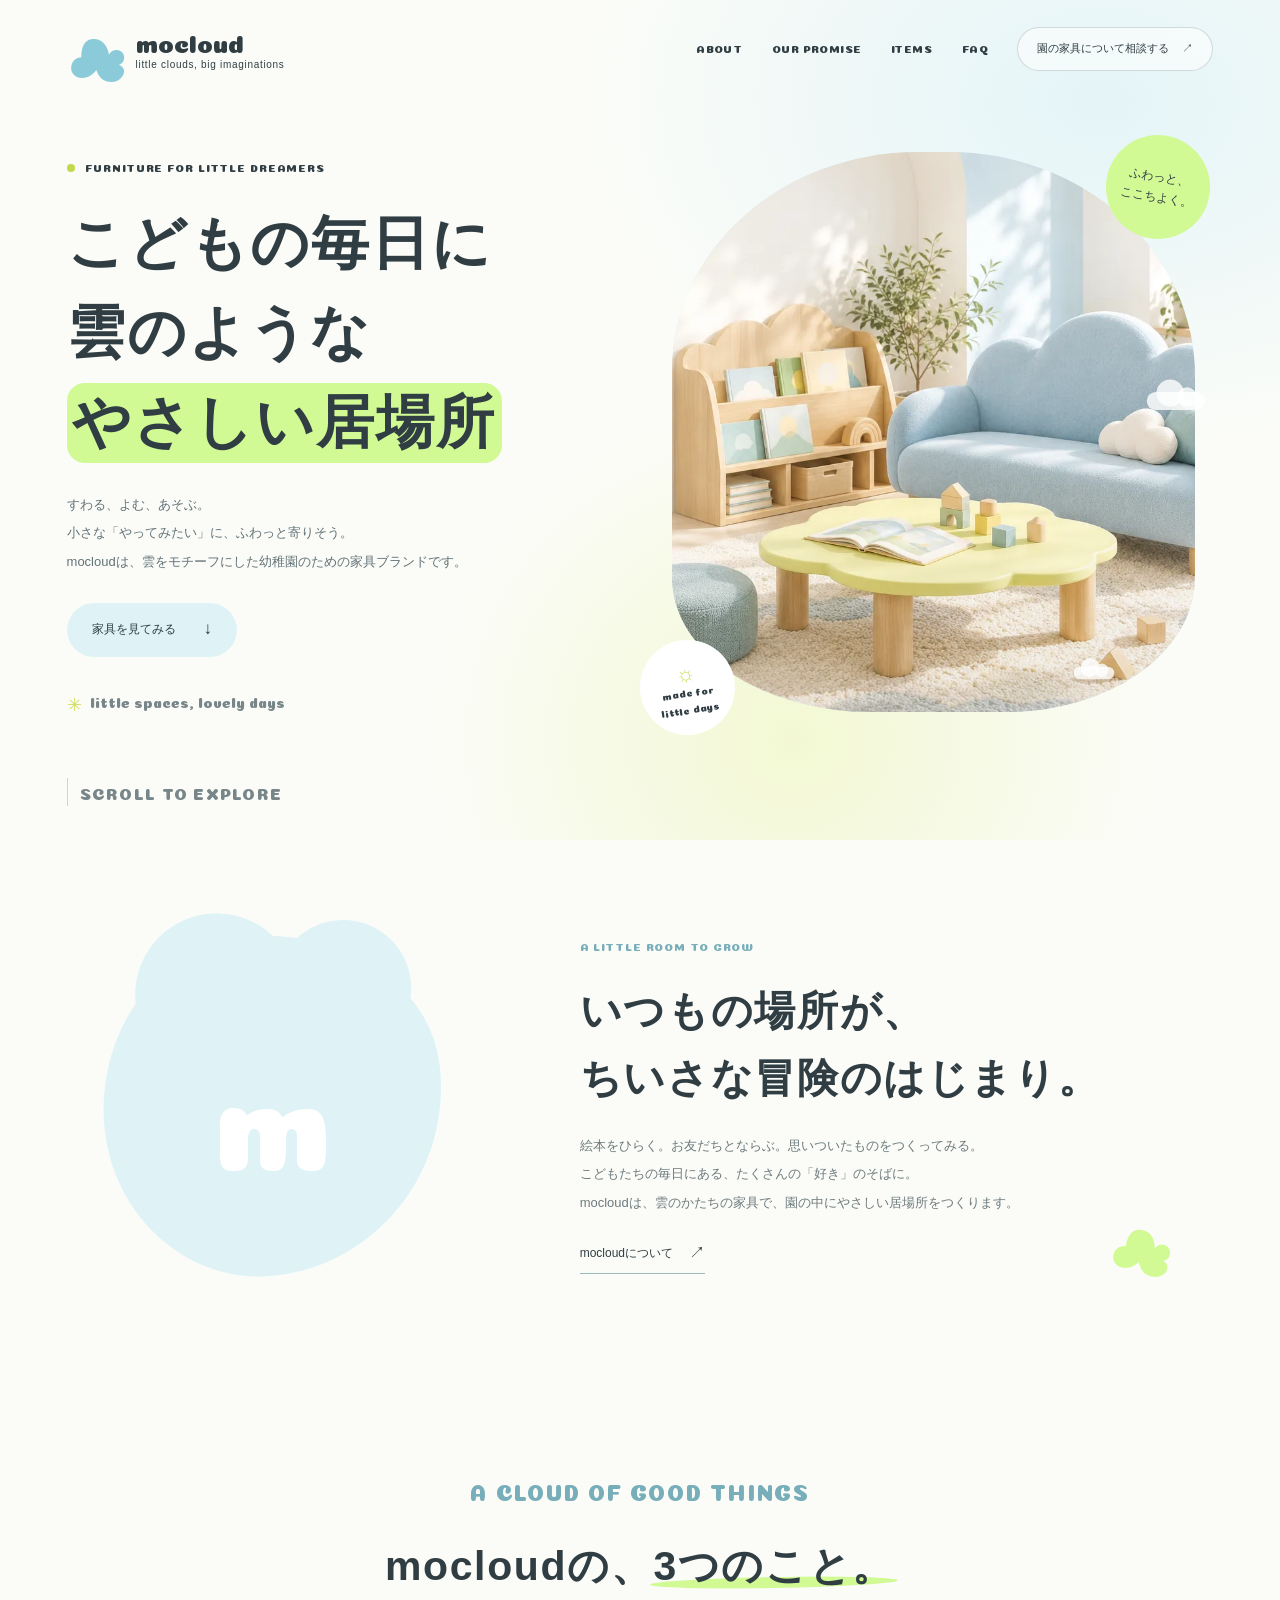
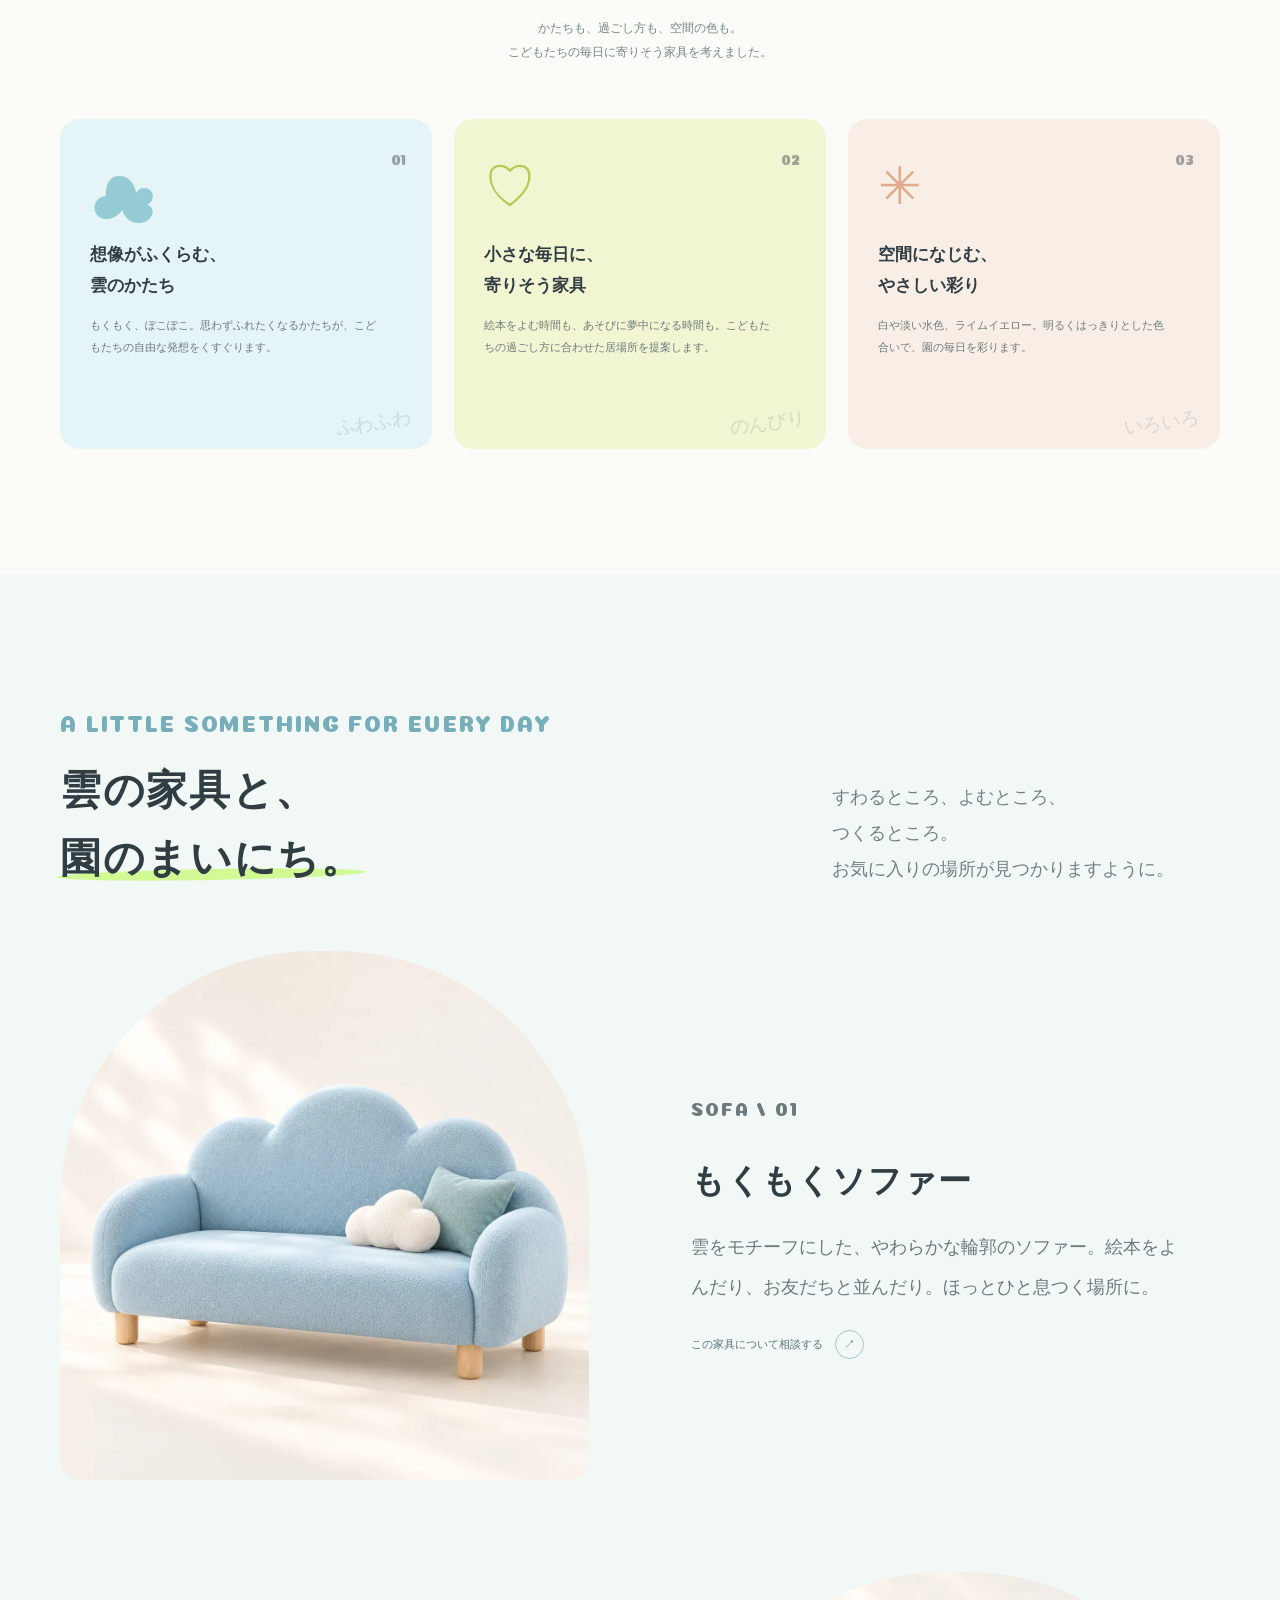
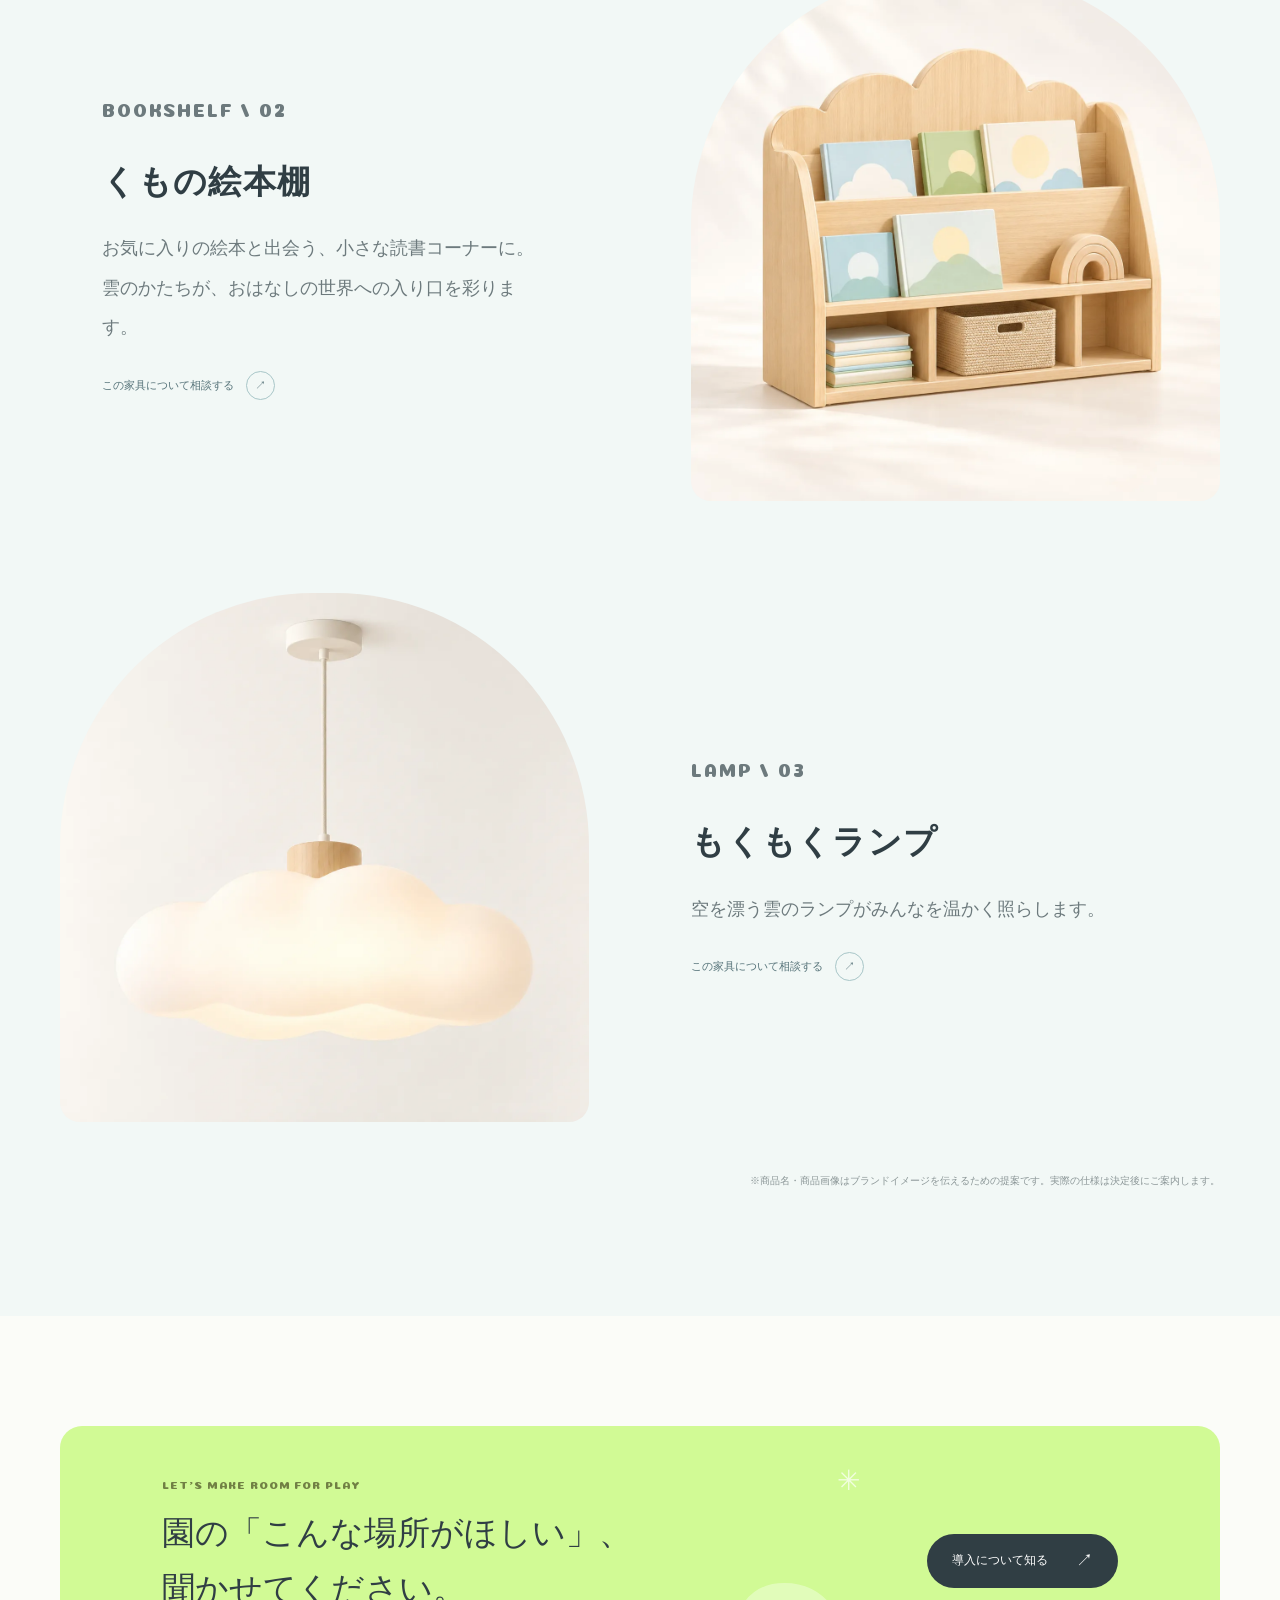
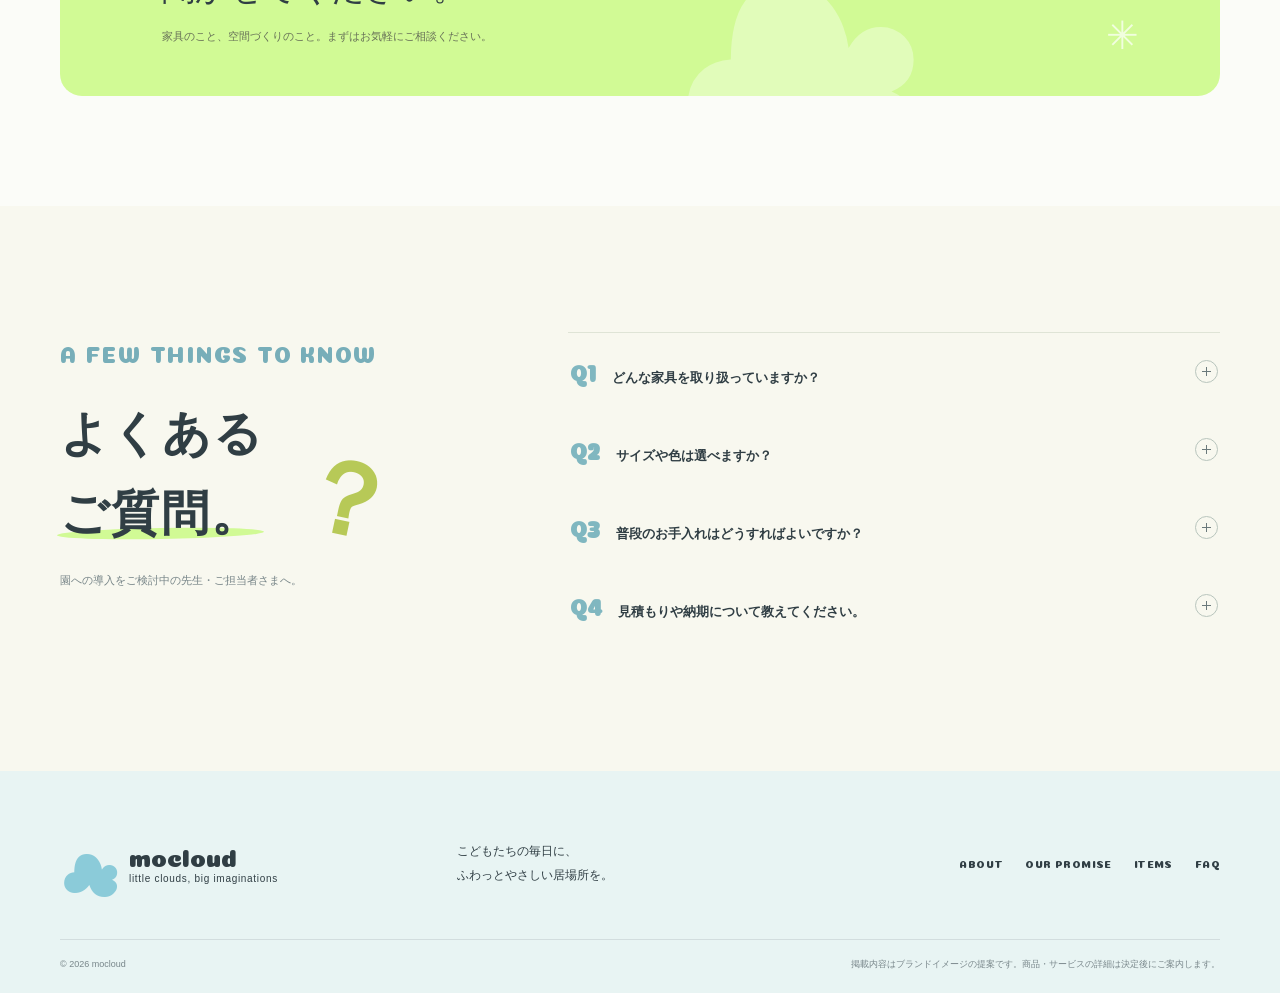
<file: lp-02/index.html>
<!DOCTYPE html>
<html lang="ja">

<head>
    <meta charset="UTF-8">
    <meta name="viewport" content="width=device-width, initial-scale=1.0">
    <meta name="description" content="こどもの毎日に、雲のようなやさしい居場所を。mocloudは、雲をモチーフにした幼稚園のための家具ブランドです。">
    <meta name="theme-color" content="#fbfcf8">
    <title>mocloud — こどもたちに、雲の居場所を。</title>
    <link rel="preconnect" href="https://fonts.googleapis.com">
    <link rel="preconnect" href="https://fonts.gstatic.com" crossorigin>
    <link rel="preconnect" href="https://cdnjs.cloudflare.com">
    <link href="https://fonts.googleapis.com/css2?family=Coiny&family=Kosugi+Maru&display=swap" rel="stylesheet">
    <link rel="stylesheet" href="css/style.css">
    <script src="https://cdnjs.cloudflare.com/ajax/libs/gsap/3.13.0/gsap.min.js" defer></script>
    <script src="js/script.js" defer></script>

     <!-- favicon -->
    <link rel="icon" href="favicon.png">
</head>

<body>
    <header class="site-header">
        <a class="wordmark" href="#top" aria-label="mocloud トップ">
            <span class="wordmark-cloud" aria-hidden="true">☁</span>
            <span>mocloud<small>little clouds, big imaginations</small></span>
        </a>
        <button class="menu-toggle" type="button" aria-label="メニューを開く" aria-expanded="false"
            aria-controls="site-navigation">
            <span></span><span></span>
        </button>
        <nav class="site-nav" id="site-navigation" aria-label="メインナビゲーション">
            <a href="#about">ABOUT</a>
            <a href="#features">OUR PROMISE</a>
            <a href="#items">ITEMS</a>
            <a href="#faq">FAQ</a>
            <a class="nav-cta" href="#contact">園の家具について相談する <span aria-hidden="true">↗</span></a>
        </nav>
    </header>

    <main id="top">
        <section class="hero" aria-labelledby="hero-title">
            <div class="hero-copy">
                <p class="eyebrow"><span class="eyebrow-dot"></span> FURNITURE FOR LITTLE DREAMERS</p>
                <h1 id="hero-title">こどもの毎日に<br>雲のような<br><span>やさしい居場所</span><br></h1>
                <p class="hero-description">すわる、よむ、あそぶ。<br>小さな「やってみたい」に、ふわっと寄りそう。<br>mocloudは、雲をモチーフにした幼稚園のための家具ブランドです。
                </p>
                <a class="button button-primary" href="#items">家具を見てみる <span aria-hidden="true">↓</span></a>
                <p class="hero-note"><span class="note-sparkle" aria-hidden="true">✳</span> little spaces, lovely days
                </p>
            </div>
            <div class="hero-visual">
                <div class="hero-photo">
                    <img src="./img/img_herovisual.webp" alt="絵本や色鉛筆、おもちゃが並ぶこどもたちの学びのスペース" fetchpriority="high">
                </div>
                <div class="hero-sticker sticker-top"><span>ふわっと、<br>ここちよく。</span></div>
                <div class="hero-sticker sticker-bottom"><span class="sticker-sun" aria-hidden="true">☼</span> made
                    for<br>little days</div>
                <span class="hero-cloud cloud-one" aria-hidden="true"></span>
                <span class="hero-cloud cloud-two" aria-hidden="true"></span>
            </div>
            <a class="scroll-cue" href="#about"><span></span> SCROLL TO EXPLORE</a>
        </section>

        <section class="intro section-shell" id="about" aria-labelledby="about-title">
            <div class="intro-cloud" aria-hidden="true"><span>m</span></div>
            <div class="intro-copy">
                <p class="eyebrow">A LITTLE ROOM TO GROW</p>
                <h2 id="about-title">いつもの場所が、<br>ちいさな冒険のはじまり。</h2>
                <p>絵本をひらく。お友だちとならぶ。思いついたものをつくってみる。<br>こどもたちの毎日にある、たくさんの「好き」のそばに。<br>mocloudは、雲のかたちの家具で、園の中にやさしい居場所をつくります。
                </p>
                <a class="text-link" href="#features">mocloudについて <span aria-hidden="true">↗</span></a>
            </div>
            <span class="section-doodle" aria-hidden="true">☁</span>
        </section>

        <section class="features section-shell section-space" id="features" aria-labelledby="features-title">
            <div class="section-heading">
                <p class="eyebrow">A CLOUD OF GOOD THINGS</p>
                <h2 id="features-title">mocloudの、<span>3つのこと。</span></h2>
                <p class="section-lead">かたちも、過ごし方も、空間の色も。<br>こどもたちの毎日に寄りそう家具を考えました。</p>
            </div>
            <div class="feature-grid">
                <article class="feature-card feature-blue">
                    <span class="feature-number">01</span>
                    <div class="feature-icon cloud-icon" aria-hidden="true">☁</div>
                    <h3>想像がふくらむ、<br>雲のかたち</h3>
                    <p>もくもく、ぽこぽこ。思わずふれたくなるかたちが、こどもたちの自由な発想をくすぐります。</p>
                    <span class="feature-scribble" aria-hidden="true">ふわふわ</span>
                </article>
                <article class="feature-card feature-yellow">
                    <span class="feature-number">02</span>
                    <div class="feature-icon" aria-hidden="true">♡</div>
                    <h3>小さな毎日に、<br>寄りそう家具</h3>
                    <p>絵本をよむ時間も、あそびに夢中になる時間も。こどもたちの過ごし方に合わせた居場所を提案します。</p>
                    <span class="feature-scribble" aria-hidden="true">のんびり</span>
                </article>
                <article class="feature-card feature-pink">
                    <span class="feature-number">03</span>
                    <div class="feature-icon" aria-hidden="true">✳</div>
                    <h3>空間になじむ、<br>やさしい彩り</h3>
                    <p>白や淡い水色、ライムイエロー。明るくはっきりとした色合いで、園の毎日を彩ります。</p>
                    <span class="feature-scribble" aria-hidden="true">いろいろ</span>
                </article>
            </div>
        </section>

        <section class="items section-space" id="items" aria-labelledby="items-title">
            <div class="section-shell">
                <div class="items-heading">
                    <div class="section-heading">
                        <p class="eyebrow">A LITTLE SOMETHING FOR EVERY DAY</p>
                        <h2 id="items-title">雲の家具と、<br><span>園のまいにち。</span></h2>
                    </div>
                    <p class="items-intro">すわるところ、よむところ、<br>つくるところ。<br>お気に入りの場所が見つかりますように。</p>
                </div>
                <div class="product-list" id="product-list" aria-live="polite"></div>
                <p class="product-note">※商品名・商品画像はブランドイメージを伝えるための提案です。実際の仕様は決定後にご案内します。</p>
            </div>
        </section>

        <section class="contact-banner section-shell" id="contact" aria-labelledby="contact-title">
            <div class="contact-cloud" aria-hidden="true">☁</div>
            <div class="contact-copy">
                <p class="eyebrow">LET'S MAKE ROOM FOR PLAY</p>
                <h2 id="contact-title">園の「こんな場所がほしい」、<br>聞かせてください。</h2>
                <p>家具のこと、空間づくりのこと。まずはお気軽にご相談ください。</p>
            </div>
            <a class="button button-dark" href="#faq">導入について知る <span aria-hidden="true">↗</span></a>
            <span class="contact-star star-one" aria-hidden="true">✳</span>
            <span class="contact-star star-two" aria-hidden="true">✳</span>
        </section>

        <section class="faq section-space" id="faq" aria-labelledby="faq-title">
            <div class="section-shell faq-layout">
                <div class="faq-heading">
                    <p class="eyebrow">A FEW THINGS TO KNOW</p>
                    <h2 id="faq-title">よくある<br><span>ご質問。</span></h2>
                    <p>園への導入をご検討中の先生・ご担当者さまへ。</p>
                    <span class="faq-doodle" aria-hidden="true">？</span>
                </div>
                <div class="faq-list" id="faq-list"></div>
            </div>
        </section>
    </main>

    <footer class="site-footer">
        <div class="section-shell footer-main">
            <a class="wordmark footer-wordmark" href="#top" aria-label="mocloud トップ">
                <span class="wordmark-cloud" aria-hidden="true">☁</span>
                <span>mocloud<small>little clouds, big imaginations</small></span>
            </a>
            <p class="footer-tagline">こどもたちの毎日に、<br>ふわっとやさしい居場所を。</p>
            <nav class="footer-nav" aria-label="フッターナビゲーション">
                <a href="#about">ABOUT</a><a href="#features">OUR PROMISE</a>
                <a href="#items">ITEMS</a><a href="#faq">FAQ</a>
            </nav>
        </div>
        <div class="section-shell footer-bottom">
            <p>© 2026 mocloud</p>
            <p>掲載内容はブランドイメージの提案です。商品・サービスの詳細は決定後にご案内します。</p>
        </div>
    </footer>
</body>

</html>
</file>
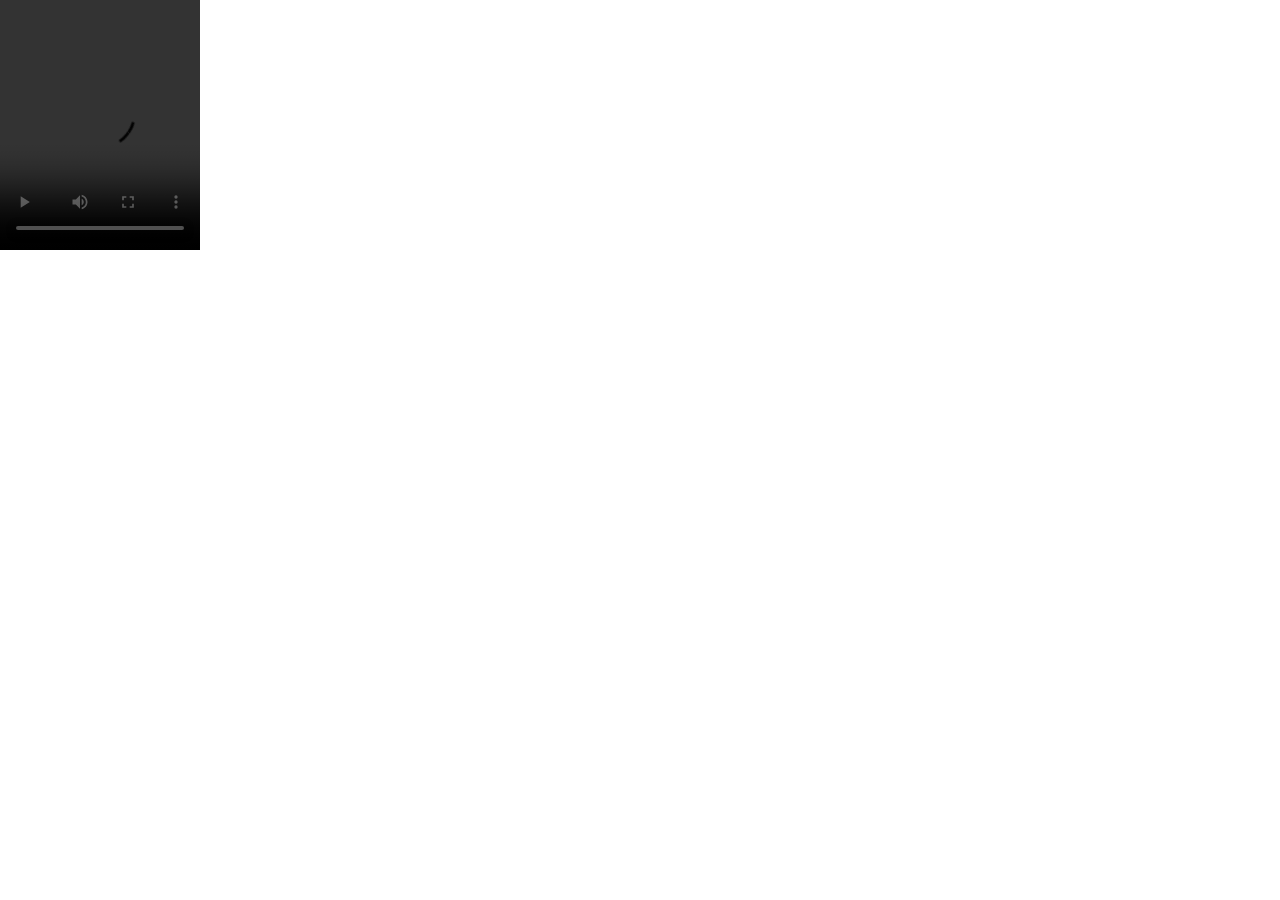
<file: video/video.html>
<!DOCTYPE html>
<html lang="ja">
<head>
    <meta charset="UTF-8">
    <meta name="viewport" content="width=device-width, initial-scale=1.0">
    <title>movieをhtmlに埋め込む</title>
    <link rel="stylesheet" href="css/style.css">
</head>


<body>
    <div class="movie">
<video src="img/fireworks.mp4" controls>fire works</video>
<video src="img/nature.mp4" autoplay muted>nature</video>
<video src="img/Ring-tailed lemur.mp4" autoplay muted loop playsinline>ワオキツネザル</video>    
</div>

</body>
</html>
</file>
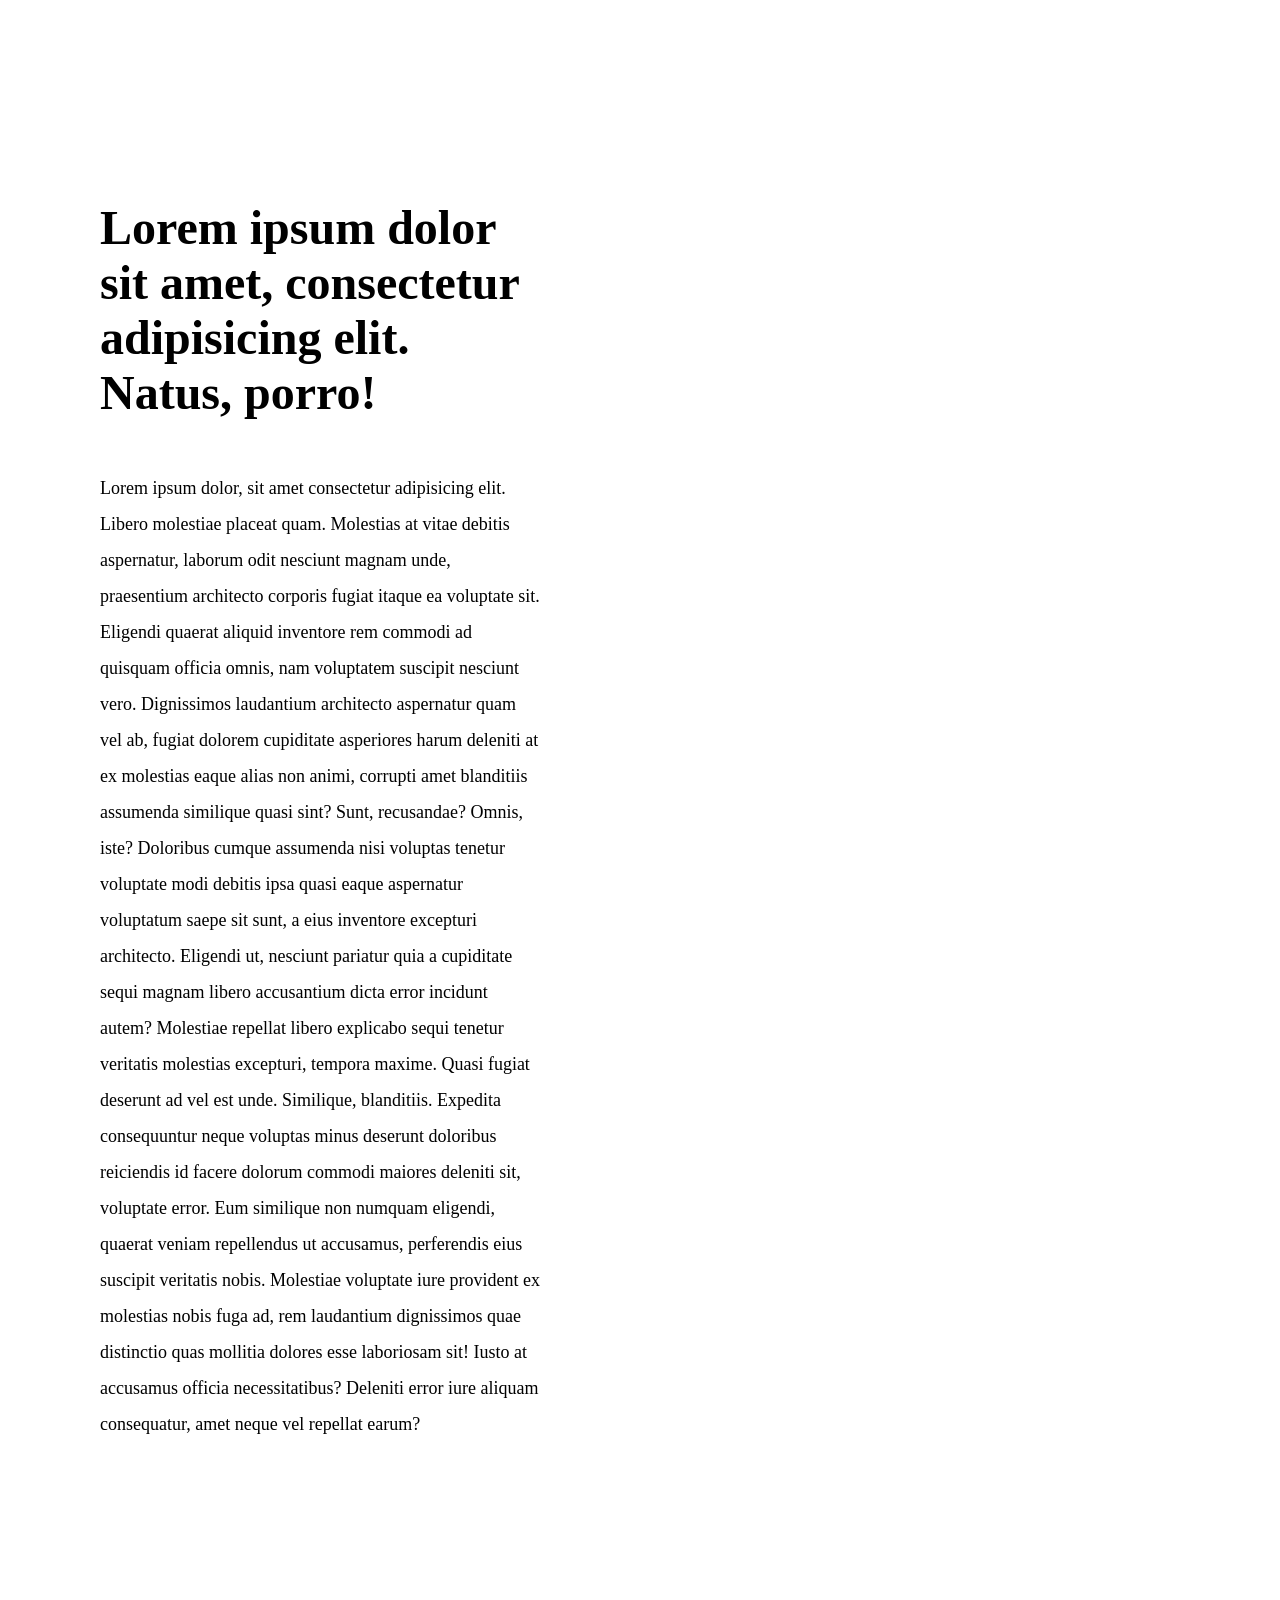
<file: video/video2.html>
<!DOCTYPE html>
<html lang="ja">

<head>
    <meta charset="UTF-8">
    <meta name="viewport" content="width=device-width, initial-scale=1.0">
    <title>movieをhtmlに埋め込む</title>
    <link rel="preconnect" href="https://fonts.googleapis.com">
    <link rel="preconnect" href="https://fonts.gstatic.com" crossorigin>
    <link
        href="https://fonts.googleapis.com/css2?family=Changa+One:ital@0;1&family=Henny+Penny&family=Montenegrin+Gothic+One&display=swap"
        rel="stylesheet">

    <style>
        * {
            margin: 0;
            padding: 0;
            box-sizing: border-box;
        }



        /*動画の表示領域を変える方法「 object-fit: cover;」
video/img にも使える */
        .video_wapper {
            width: 100%;
            height: 100vh;
            margin: 0 auto;
            position: fixed;
            top: 0;
            left: 0;
            z-index: -1;
        }

        video {
            /* 子要素のここは固定そしてマスト。考えるべきは親の要素（幅や高さ） */
            object-fit: cover;
            object-position: 60% 50%;
            /* X方向　Y方向 */
            width: 100%;
            height: 100P;
        }

        .text_wapper {
            width: 50%;
            padding: 200px 100px;
            background-color: #ffffff77;
            backdrop-filter: blur(10px);/*  */
            font-family: "Playfair Display", serif;
        }

        h1 {
            font-size: 48px;
            margin-bottom: 50px;

        }

        p {
            font-size: 18px;
            line-height: 2;


        }
    </style>


</head>


<body>
    <div class="video_wapper">
        <video src="img/Ring-tailed lemur.mp4" autoplay muted loop playsinline></video>
    </div>

    <div class="text_wapper">
        <h1>Lorem ipsum dolor sit amet, consectetur adipisicing elit. Natus, porro! </h1>

        <P>Lorem ipsum dolor, sit amet consectetur adipisicing elit. Libero molestiae placeat quam. Molestias at vitae
            debitis aspernatur, laborum odit nesciunt magnam unde, praesentium architecto corporis fugiat itaque ea
            voluptate sit. Eligendi quaerat aliquid inventore rem commodi ad quisquam officia omnis, nam voluptatem
            suscipit nesciunt vero. Dignissimos laudantium architecto aspernatur quam vel ab, fugiat dolorem cupiditate
            asperiores harum deleniti at ex molestias eaque alias non animi, corrupti amet blanditiis assumenda
            similique quasi sint? Sunt, recusandae? Omnis, iste? Doloribus cumque assumenda nisi voluptas tenetur
            voluptate modi debitis ipsa quasi eaque aspernatur voluptatum saepe sit sunt, a eius inventore excepturi
            architecto. Eligendi ut, nesciunt pariatur quia a cupiditate sequi magnam libero accusantium dicta error
            incidunt autem? Molestiae repellat libero explicabo sequi tenetur veritatis molestias excepturi, tempora
            maxime. Quasi fugiat deserunt ad vel est unde. Similique, blanditiis. Expedita consequuntur neque voluptas
            minus deserunt doloribus reiciendis id facere dolorum commodi maiores deleniti sit, voluptate error. Eum
            similique non numquam eligendi, quaerat veniam repellendus ut accusamus, perferendis eius suscipit veritatis
            nobis. Molestiae voluptate iure provident ex molestias nobis fuga ad, rem laudantium dignissimos quae
            distinctio quas mollitia dolores esse laboriosam sit! Iusto at accusamus officia necessitatibus? Deleniti
            error iure aliquam consequatur, amet neque vel repellat earum?</P>




    </div>
</body>

</html>
</file>
<file: lp-02/css/style.css>
:root {
    color-scheme: light;
    --ink: #303e44;
    --muted: #78868a;
    --blue: #dff3f7;
    --blue-deep: #a7edfb;
    --lime: #d1fa95;
    --pink: #f9e9df;
    --paper: #fbfcf8;
    --white: #fff;
    --font-ja: "Kosugi Maru", sans-serif;
    --font-en: "Coiny", cursive;
    --shell: 1160px;
}

* {
    box-sizing: border-box;
}

html {
    scroll-behavior: smooth;
    scroll-padding-top: 88px;
}

body {
    margin: 0;
    background: var(--paper);
    color: var(--ink);
    font-family: var(--font-ja);
    font-size: 15px;
    line-height: 1.9;
    -webkit-font-smoothing: antialiased;
}

img {
    display: block;
    max-width: 100%;
}

a {
    color: inherit;
    text-decoration: none;
}

button {
    color: inherit;
    font: inherit;
}

.section-shell {
    width: min(var(--shell), calc(100% - 96px));
    margin-inline: auto;
}

.section-space {
    padding-block: 126px;
}

.site-header {
    position: absolute;
    z-index: 20;
    top: 0;
    left: 0;
    display: flex;
    width: 100%;
    min-height: 92px;
    align-items: center;
    justify-content: space-between;
    padding: 18px 5.2%;
}

.wordmark {
    display: inline-flex;
    align-items: center;
    gap: 8px;
    color: var(--ink);
    font-family: var(--font-en);
    font-size: 25px;
    line-height: 1;
}

.wordmark-cloud {
    color: #8bcbd9;
    font-size: 61.2px;
    animation: cloud-float 3.2s ease-in-out infinite;
}

@keyframes cloud-float {

    0%,
    100% {
        transform: translateY(0) rotate(-3deg);
    }

    50% {
        transform: translateY(-7px) rotate(3deg);
    }
}

.wordmark small {
    display: block;
    margin-top: 7px;
    font-family: var(--font-ja);
    font-size:10px;
    letter-spacing: .07em;
}

.site-nav {
    display: flex;
    align-items: center;
    gap: clamp(18px, 2.3vw, 36px);
}

.site-nav>a:not(.nav-cta),
.footer-nav a {
    font-family: var(--font-en);
    font-size: 11px;
    letter-spacing: .04em;
    transition: color .2s ease;
}

.site-nav>a:hover,
.footer-nav a:hover {
    color: #69afbf;
}

.nav-cta {
    display: inline-flex;
    min-height: 44px;
    align-items: center;
    gap: 13px;
    padding: 0 19px;
    border: 1px solid rgba(48, 62, 68, .18);
    border-radius: 30px;
    background: rgba(255, 255, 255, .55);
    font-size: 11px;
    transition: background 0.2s ease, transform .2s ease;
}

.nav-cta:hover {
    transform: translateY(-2px);
    background: var(--white);
}

.menu-toggle {
    display: none;
}

.hero {
    position: relative;
    display: grid;
    min-height: min(810px, 100svh);
    grid-template-columns: 1fr 1fr;
    align-items: center;
    overflow: hidden;
    padding: 130px max(5.2%, calc((100% - var(--shell)) / 2)) 98px;
    background:
        radial-gradient(ellipse at 86% 12%, rgba(223, 243, 247, .82), transparent 34%),
        radial-gradient(ellipse at 62% 88%, rgba(237, 245, 184, .58), transparent 33%),
        var(--paper);
}

.hero-copy {
    position: relative;
    z-index: 2;
    padding: 20px 0 16px;
}

.eyebrow {
    margin: 0 0 21px;
    font-family: var(--font-en);
    font-size: 11px;
    letter-spacing: .08em;
}

.eyebrow-dot {
    display: inline-block;
    width: 8px;
    height: 8px;
    margin-right: 7px;
    border-radius: 50%;
    background: #c3d94b;
}

.hero h1 {
    margin: 0;
    font-size: clamp(34px, 4.5vw, 60px);
    font-weight: 700;
    letter-spacing: .035em;
    line-height: 1.55;
}

.hero h1 span {
    display: inline-block;
    padding: .02em .1em .07em;
    border-radius: 18px;
    background: var(--lime);
    line-height: 1.3;
    white-space: nowrap;
}

.hero-description {
    margin: 24px 0 26px;
    color: #627277;
    font-size: 13px;
    line-height: 2.2;
}

.button {
    display: inline-flex;
    min-height: 54px;
    align-items: center;
    justify-content: center;
    gap: 28px;
    padding: 0 25px;
    border-radius: 50px;
    font-size: 12px;
    transition: transform .2s ease, box-shadow .2s ease;
}

.button:hover {
    transform: translateY(-3px);
    box-shadow: 0 9px 22px rgba(48, 62, 68, .12);
}

.button-primary {
    background: var(--blue);
}

.button-primary span,
.button-dark span {
    font-size: 17px;
}

.hero-note {
    display: flex;
    align-items: center;
    gap: 8px;
    margin: 28px 0 0;
    color: var(--muted);
    font-family: var(--font-en);
    font-size: 14px;
}

.note-sparkle {
    color: #d1dd65;
    font-size: 18px;
}

.hero-visual {
    position: relative;
    width: min(100%, 620px);
    justify-self: end;
    padding: 22px 18px 30px 32px;
}

.hero-photo {
    position: relative;
    height: clamp(340px, 48vw, 560px);
    overflow: hidden;
    border-radius: 47% 47% 36% 38% / 39% 40% 24% 24%;
    background: var(--blue);
}

.hero-photo img {
    width: 100%;
    height: 100%;
    object-fit: cover;
    object-position: 85% center;
    transform: scale(1.2);
}
.hero-photo::after {
    position: absolute;
    inset: 0;
    background: linear-gradient(180deg, transparent 62%, rgba(48, 62, 68, .08));
    content: "";
}

.hero-sticker {
    position: absolute;
    z-index: 2;
    display: grid;
    width: 104px;
    height: 104px;
    place-content: center;
    border-radius: 50%;
    background: var(--lime);
    color: var(--ink);
    font-size: 12px;
    line-height: 1.7;
    text-align: center;
    transform: rotate(9deg);
}

.sticker-top {
    top: 5px;
    right: 3px;
}

.sticker-bottom {
    bottom: 7px;
    left: 0;
    width: 95px;
    height: 95px;
    background: var(--white);
    font-family: var(--font-en);
    font-size: 10px;
    transform: rotate(-9deg);
}

.sticker-sun {
    color: #d2de69;
    font-size: 22px;
    line-height: 1.2;
}

.hero-cloud {
    position: absolute;
    z-index: 1;
    width: 90px;
    height: 28px;
    border-radius: 30px;
    background: rgba(255, 255, 255, .8);
}

.hero-cloud::before,
.hero-cloud::after {
    position: absolute;
    bottom: 5px;
    border-radius: 50%;
    background: inherit;
    content: "";
}

.hero-cloud::before {
    left: 15px;
    width: 42px;
    height: 42px;
}

.hero-cloud::after {
    right: 13px;
    width: 30px;
    height: 30px;
}

.cloud-one {
    top: 42%;
    right: -8px;
    transform: scale(.65);
}

.cloud-two {
    bottom: 9%;
    right: 13%;
    transform: scale(.45);
}

.scroll-cue {
    position: absolute;
    bottom: 33px;
    left: 5.2%;
    display: flex;
    align-items: center;
    gap: 12px;
    color: var(--muted);
    font-family: var(--font-en);
    font-size: 16px;
    letter-spacing: .08em;
}

.scroll-cue span {
    position: relative;
    width: 1px;
    height: 28px;
    overflow: hidden;
    background: #ccd6d5;
}

.scroll-cue span::after {
    position: absolute;
    top: -100%;
    width: 1px;
    height: 100%;
    background: var(--ink);
    content: "";
    animation: scroll-line 1.8s ease-in-out infinite;
}

@keyframes scroll-line {
    to {
        transform: translateY(200%);
    }
}

.intro {
    position: relative;
    display: grid;
    min-height: 430px;
    grid-template-columns: .8fr 1.2fr;
    align-items: center;
    gap: 8%;
    padding-block: 95px;
}

.intro-cloud {
    position: relative;
    display: grid;
    width: min(100%, 340px);
    aspect-ratio: 1;
    place-items: center;
    justify-self: center;
    border-radius: 47% 53% 55% 45% / 52% 44% 56% 48%;
    background: var(--blue);
    color: #fff;
    font-family: var(--font-en);
    font-size: 132px;
    transform: rotate(-6deg);
}

.intro-cloud::before,
.intro-cloud::after {
    position: absolute;
    z-index: -1;
    width: 48%;
    aspect-ratio: 1;
    border-radius: 50%;
    background: inherit;
    content: "";
}

.intro-cloud::before {
    top: -8%;
    left: 13%;
}

.intro-cloud::after {
    top: -2%;
    right: 6%;
    width: 40%;
}

.intro-cloud span {
    transform: rotate(6deg);
}

.intro-copy {
    max-width: 560px;
}

.intro-copy .eyebrow {
    color: #77aeb9;
}

.intro-copy h2,
.section-heading h2,
.faq-heading h2 {
    margin: 0;
    font-size: clamp(27px, 3.2vw, 41px);
    font-weight: 600;
    letter-spacing: .04em;
    line-height: 1.65;
}

.intro-copy>p:not(.eyebrow) {
    margin: 19px 0 20px;
    color: #6d7a7d;
    font-size: 13px;
    line-height: 2.2;
}

.text-link {
    display: inline-flex;
    align-items: center;
    gap: 16px;
    border-bottom: 1px solid #9bb9bb;
    padding-bottom: 5px;
    font-size: 12px;
}

.text-link span {
    font-size: 16px;
    transition: transform .2s ease;
}

.text-link:hover span {
    transform: translate(3px, -3px);
}

.section-doodle {
    position: absolute;
    right: 4%;
    bottom: 58px;
    color: var(--lime);
    font-size: 64px;
    transform: rotate(10deg);
}

.features {
    padding-top: 100px;
}

.section-heading {
    text-align: center;
}

.section-heading .eyebrow,
.faq-heading .eyebrow {
    font-size: 22px;

    color: #77aeb9;
}

.section-heading h2 span,
.faq-heading h2 span,
.items-heading h2 span {
    position: relative;
    z-index: 0;
}

.section-heading h2 span::after,
.faq-heading h2 span::after,
.items-heading h2 span::after {
    position: absolute;
    z-index: -1;
    right: -3px;
    bottom: 1px;
    left: -3px;
    height: 11px;
    border-radius: 50%;
    background: var(--lime);
    content: "";
    transform: rotate(-1deg);
}

.section-lead {
    margin: 16px 0 0;
    color: #778588;
    font-size: 12px;
    line-height: 2;
}

.feature-grid {
    display: grid;
    grid-template-columns: repeat(3, 1fr);
    gap: 22px;
    margin-top: 55px;
}

.feature-card {
    position: relative;
    min-height: 330px;
    overflow: hidden;
    padding: 31px 30px;
    border-radius: 19px;
    transition: transform .3s ease, box-shadow .3s ease;
}

.feature-blue {
    background: #e5f4f6;
}

.feature-yellow {
    background: #f1f5d1;
}

.feature-pink {
    background: #f9eee6;
}

.feature-blue:hover,
.feature-blue:focus-within {
    box-shadow: 0 16px 34px rgba(148, 203, 212, .42);
}

.feature-yellow:hover,
.feature-yellow:focus-within {
    box-shadow: 0 16px 34px rgba(182, 199, 82, .4);
}

.feature-pink:hover,
.feature-pink:focus-within {
    box-shadow: 0 16px 34px rgba(223, 171, 140, .42);
}

.feature-number {
    position: absolute;
    top: 25px;
    right: 26px;
    color: rgba(48, 62, 68, .45);
    font-family: var(--font-en);
    font-size: 14.3px;
}

.feature-icon {
    height: 84px;
    color: #94cbd4;
    font-size: 52px;
    line-height: 1.4;
}

.feature-grid .feature-icon {
    width: fit-content;
    transform-origin: center;
    will-change: transform;
}

.feature-yellow .feature-icon {
    color: #b6c752;
}

.feature-pink .feature-icon {
    color: #dfab8c;
}

.cloud-icon {
    font-size: 67px;
}

.feature-card h3 {
    margin: 6px 0 12px;
    font-size: 17px;
    font-weight: 600;
    line-height: 1.8;
}

.feature-card p {
    max-width: 290px;
    margin: 0;
    color: #6d7a7d;
    font-size: 11px;
    line-height: 2;
}

.feature-scribble {
    position: absolute;
    right: 21px;
    bottom: 11px;
    color: rgba(48, 62, 68, .14);
    font-family: var(--font-en);
    font-size: 19px;
    transform: rotate(-8deg);
}

.items {
    overflow: hidden;
    background: #f2f8f6;
}

.items-heading {
    display: flex;
    align-items: end;
    justify-content: space-between;
    gap: 30px;
}

.items-heading .section-heading {
    text-align: left;
}

.items-heading .eyebrow {
    margin-bottom: 14px;
}

.items-intro {
    margin: 0 4% 5px 0;
    color: #718084;
    font-size: 18px;
    line-height: 2;
}

.product-list {
    margin-top: 59px;
}

.product-row {
    display: grid;
    grid-template-columns: 1fr 1fr;
    align-items: center;
    gap: clamp(40px, 8vw, 110px);
    margin-bottom: 92px;
}

.product-row:last-child {
    margin-bottom: 0;
}

.product-row:nth-child(even) .product-visual {
    order: 2;
}

.product-row:nth-child(even) .product-copy {
    order: 1;
    padding-left: 8%;
}

.product-visual {
    position: relative;
    min-height: 330px;
    overflow: hidden;
    border-radius: 48% 48% 20px 20px;
    background: var(--blue);
}

.product-row:nth-child(2) .product-visual {
    background: #f3edda;
}

.product-row:nth-child(3) .product-visual {
    background: #f6e8df;
}

.product-visual img {
    width: 100%;
    height: 100%;
    min-height: 330px;
    object-fit: cover;
    transition: transform .6s cubic-bezier(.2, .7, .2, 1);
}

.product-row:hover .product-visual img {
    transform: scale(1.04);
}

.product-index {
    position: absolute;
    top: 21px;
    left: 24px;
    display: grid;
    width: 52px;
    height: 52px;
    place-items: center;
    border-radius: 50%;
    background: rgba(255, 255, 255, .9);
    font-family: var(--font-en);
    font-size: 12px;
}

.product-copy {
    padding-right: 8%;
}

.product-kicker {
    margin: 0 0 8px;
    color: #78aeb8;
    font-family: var(--font-en);
    font-size: 10px;
    letter-spacing: .1em;
}

.product-copy h3 {
    margin: 0;
    font-size: clamp(23px, 2.6vw, 33px);
    font-weight: 700;
    letter-spacing: .04em;
}

.product-copy p {
    margin: 16px 0 22px;
    color: #6d7a7d;
    font-size: 18px;
    line-height: 2.2;
}

.product-more {
    display: inline-flex;
    align-items: center;
    gap: 12px;
    color: #57747a;
    font-size: 11px;
}

.product-more span {
    display: grid;
    width: 29px;
    height: 29px;
    place-items: center;
    border: 1px solid #a8c6c8;
    border-radius: 50%;
    transition: background .2s ease, color .2s ease;
}

.product-more:hover span {
    background: var(--ink);
    color: white;
}

.product-note {
    margin: 49px 0 0;
    color: #8b9697;
    font-size: 10px;
    text-align: right;
}

.contact-banner {
    position: relative;
    display: flex;
    min-height: 270px;
    align-items: center;
    justify-content: space-between;
    gap: 28px;
    overflow: hidden;
    margin-block: 110px;
    padding: 48px 8%;
    border-radius: 22px;
    background: var(--lime);
}

.contact-cloud {
    position: absolute;
    right: 25%;
    bottom: -96px;
    color: rgba(255, 255, 255, .35);
    font-size: 260px;
    line-height: 1;
}

.contact-copy,
.contact-banner .button {
    position: relative;
    z-index: 1;
}

.contact-copy .eyebrow {
    margin-bottom: 10px;
    color: #718044;
}

.contact-copy h2 {
    margin: 0;
    font-size: clamp(22px, 2.8vw, 33px);
    font-weight: 400;
    line-height: 1.7;
}

.contact-copy>p:last-child {
    margin: 9px 0 0;
    color: #687258;
    font-size: 11px;
}

.button-dark {
    flex: 0 0 auto;
    background: var(--ink);
    color: var(--white);
}

.contact-star {
    position: absolute;
    color: rgba(255, 255, 255, .7);
}

.star-one {
    top: 28px;
    right: 31%;
    font-size: 28px;
}

.star-two {
    right: 7%;
    bottom: 23px;
    font-size: 39px;
}

.faq {
    background: #f8f8ef;
}

.faq-layout {
    display: grid;
    grid-template-columns: .75fr 1.25fr;
    gap: 10%;
}

.faq-heading {
    position: relative;
}

.faq-heading h2 {
    font-size: clamp(32px, 4vw, 48px);
}

.faq-heading>p:not(.eyebrow) {
    margin-top: 17px;
    color: #778588;
    font-size: 11px;
}

.faq-doodle {
    position: absolute;
    right: 14%;
    bottom:15%;
    color: #b7c957;
    font-family: var(--font-ja);
    font-weight:700;
    font-size: 102px;
    transform: rotate(12deg);
}

.faq-list {
    border-top: 1px solid #dfe4d6;
}

.faq-heading-line {
    margin: 0;
}

.faq-question {
    display: flex;
    width: 100%;
    min-height: 78px;
    align-items: center;
    justify-content: space-between;
    gap: 20px;
    padding: 16px 2px;
    border: 0;
    background: transparent;
    cursor: pointer;
    text-align: left;
}

.faq-question-label {
    display: flex;
    align-items: baseline;
    gap: 16px;
    font-size: 13px;
    line-height: 1.8;
}

.faq-question-label>span {
    flex: 0 0 auto;
    color: #80b7c0;
    font-family: var(--font-en);
    font-size: 22px;
}

.faq-icon {
    position: relative;
    flex: 0 0 23px;
    width: 23px;
    height: 23px;
    border: 1px solid #b8c5bd;
    border-radius: 50%;
}

.faq-icon::before,
.faq-icon::after {
    position: absolute;
    top: 10px;
    left: 6px;
    width: 9px;
    height: 1px;
    background: #6a797b;
    content: "";
    transition: transform .2s ease;
}

.faq-icon::after {
    transform: rotate(90deg);
}

.faq-question[aria-expanded="true"] .faq-icon::after {
    transform: rotate(0);
}

.faq-panel {
    display: grid;
    grid-template-rows: 0fr;
    visibility: hidden;
    opacity: 0;
    transition: grid-template-rows .3s ease, opacity .25s ease, visibility .3s;
}

.faq-panel.is-open {
    grid-template-rows: 1fr;
    visibility: visible;
    opacity: 1;
}

.faq-panel-inner {
    min-height: 0;
    overflow: hidden;
}

.faq-panel p {
    margin: 0;
    padding: 0 38px 23px 34px;
    color: #718084;
    font-size: 11px;
    line-height: 2.1;
}

.site-footer {
    padding-top: 62px;
    background: #e8f4f3;
}

.footer-main {
    display: grid;
    grid-template-columns: 1fr 1fr 1fr;
    align-items: center;
    gap: 30px;
    padding-bottom: 45px;
}

.footer-tagline {
    margin: 0;
    font-size: 12px;
    line-height: 2;
}

.footer-nav {
    display: flex;
    flex-wrap: wrap;
    justify-content: end;
    gap: 13px 22px;
}

.footer-nav a {
    font-size: 10px;
}

.footer-bottom {
    display: flex;
    justify-content: space-between;
    gap: 20px;
    padding-block: 16px 20px;
    border-top: 1px solid rgba(48, 62, 68, .12);
    color: #78868a;
    font-size: 9px;
}

.footer-bottom p {
    margin: 0;
}

.js-reveal {
    opacity: 0;
    transform: translateY(20px);
    transition: opacity .65s ease, transform .65s cubic-bezier(.2, .7, .2, 1);
}

.js-reveal.is-visible {
    opacity: 1;
    transform: translateY(0);
}

@media (prefers-reduced-motion: reduce) {

    *,
    *::before,
    *::after {
        scroll-behavior: auto !important;
        animation-duration: .01ms !important;
        animation-iteration-count: 1 !important;
        transition-duration: .01ms !important;
    }

    .js-reveal {
        opacity: 1;
        transform: none;
    }
}

@media (hover: hover) and (pointer: fine) {
    .feature-card:hover {
        transform: translateY(-8px);
    }
}

@media (max-width: 900px) {
    .section-shell {
        width: min(100% - 56px, var(--shell));
    }

    .site-header {
        padding-inline: 28px;
    }

    .site-nav {
        gap: 16px;
    }

    .site-nav>a:not(.nav-cta) {
        font-size: 10px;
    }

    .nav-cta {
        min-height: 40px;
        padding-inline: 14px;
        font-size: 10px;
    }

    .hero {
        min-height: 720px;
        padding-inline: 6%;
        grid-template-columns: 1.1fr .9fr;
    }

    .hero h1 {
        font-size: clamp(34px, 5vw, 48px);
    }

    .hero-visual {
        padding-left: 12px;
    }

    .hero-photo {
        height: 420px;
    }

    .feature-grid {
        gap: 13px;
    }

    .feature-card {
        padding: 25px 20px;
    }

    .product-row {
        gap: 45px;
    }
}

@media (max-width: 680px) {
    html {
        scroll-padding-top: 72px;
    }

    body {
        font-size: 14px;
    }

    .section-shell {
        width: calc(100% - 44px);
    }

    .section-space {
        padding-block: 82px;
    }

    .site-header {
        position: absolute;
        min-height: 74px;
        padding: 12px 22px;
    }

    .wordmark {
        font-size: 22px;
    }

    .wordmark-cloud {
        font-size: 54px;
    }

    .menu-toggle {
        z-index: 22;
        display: grid;
        width: 44px;
        height: 44px;
        align-content: center;
        justify-items: center;
        gap: 6px;
        border: 1px solid rgba(48, 62, 68, .15);
        border-radius: 50%;
        background: rgba(255, 255, 255, .8);
        cursor: pointer;
    }

    .menu-toggle span {
        width: 16px;
        height: 1px;
        background: var(--ink);
        transition: transform .2s ease;
    }

    .menu-toggle[aria-expanded="true"] span:first-child {
        transform: translateY(3.5px) rotate(45deg);
    }

    .menu-toggle[aria-expanded="true"] span:last-child {
        transform: translateY(-3.5px) rotate(-45deg);
    }

    .site-nav {
        position: absolute;
        top: 12px;
        right: 12px;
        left: 12px;
        display: flex;
        flex-direction: column;
        align-items: stretch;
        gap: 0;
        padding: 65px 22px 20px;
        border: 1px solid rgba(48, 62, 68, .08);
        border-radius: 22px;
        background: rgba(251, 252, 248, .98);
        box-shadow: 0 12px 35px rgba(48, 62, 68, .09);
        opacity: 0;
        pointer-events: none;
        transform: translateY(-8px);
        transition: opacity .2s ease, transform .2s ease;
    }

    .site-nav.is-open {
        opacity: 1;
        pointer-events: auto;
        transform: translateY(0);
    }

    .site-nav>a:not(.nav-cta) {
        padding: 11px 2px;
        border-bottom: 1px solid #edf0e9;
        font-size: 12px;
    }

    .nav-cta {
        justify-content: center;
        margin-top: 15px;
    }

    .hero {
        min-height: 0;
        grid-template-columns: 1fr;
        gap: 10px;
        padding: 120px 22px 81px;
    }

    .hero-copy {
        padding: 0;
    }

    .eyebrow {
        margin-bottom: 14px;
        font-size: 9px;
    }

    .hero h1 {
        font-size: clamp(34px, 9.1vw, 45px);
        line-height: 1.55;
    }

    .hero h1 span {
        border-radius: 13px;
    }

    .hero-description {
        margin: 17px 0 20px;
        font-size: 11px;
        line-height: 2;
    }

    .button {
        min-height: 49px;
        gap: 20px;
        padding-inline: 21px;
        font-size: 11px;
    }

    .hero-note {
        margin-top: 18px;
        font-size: 9px;
    }

    .hero-visual {
        width: 87%;
        justify-self: center;
        margin-top: 9px;
        padding: 14px 10px 24px;
    }

    .hero-photo {
        height: min(88vw, 380px);
        border-radius: 47% 47% 33% 34% / 39% 40% 23% 23%;
    }

    .hero-sticker {
        width: 79px;
        height: 79px;
        font-size: 10px;
    }

    .sticker-top {
        top: 0;
        right: 0;
    }

    .sticker-bottom {
        bottom: 0;
        left: 1px;
        width: 74px;
        height: 74px;
        font-size: 8px;
    }

    .sticker-sun {
        font-size: 17px;
    }

    .scroll-cue {
        bottom: 24px;
        left: 22px;
        font-size: 8px;
    }

    .scroll-cue span {
        height: 21px;
    }

    .intro {
        min-height: 0;
        grid-template-columns: 1fr;
        gap: 40px;
        padding-block: 73px 77px;
    }

    .intro-cloud {
        width: min(68%, 245px);
        font-size: 98px;
    }

    .intro-copy h2,
    .section-heading h2 {
        font-size: 28px;
    }

    .intro-copy>p:not(.eyebrow) {
        font-size: 11px;
        line-height: 2.1;
    }

    .section-doodle {
        right: 7%;
        bottom: 27px;
        font-size: 42px;
    }

    .features {
        padding-top: 72px;
    }

    .section-heading .eyebrow {
        margin-bottom: 12px;
    }

    .section-lead {
        font-size: 11px;
    }

    .feature-grid {
        grid-template-columns: 1fr;
        gap: 13px;
        margin-top: 31px;
    }

    .feature-card {
        min-height: 0;
        padding: 22px 24px 25px;
        border-radius: 15px;
    }

    .feature-icon {
        height: 57px;
        font-size: 38px;
    }

    .cloud-icon {
        font-size: 49px;
    }

    .feature-card h3 {
        margin-top: 2px;
        font-size: 15px;
    }

    .feature-card p {
        max-width: 86%;
        font-size: 10px;
    }

    .feature-scribble {
        right: 18px;
        bottom: 15px;
        font-size: 15px;
    }

    .feature-number {
        top: 20px;
        right: 21px;
    }

    .items-heading {
        display: block;
    }

    .items-heading .section-heading h2 {
        font-size: 29px;
    }

    .items-intro {
        margin: 14px 0 0;
        font-size: 11px;
    }

    .product-list {
        margin-top: 37px;
    }

    .product-row {
        grid-template-columns: 1fr;
        gap: 23px;
        margin-bottom: 52px;
    }

    .product-row:nth-child(even) .product-visual,
    .product-row:nth-child(even) .product-copy {
        order: initial;
    }

    .product-row:nth-child(even) .product-visual {
        order: 0;
    }

    .product-row:nth-child(even) .product-copy {
        order: 1;
        padding-left: 0;
    }

    .product-visual,
    .product-visual img {
        min-height: 0;
        height: min(72vw, 340px);
    }

    .product-visual {
        border-radius: 44% 44% 17px 17px;
    }

    .product-index {
        top: 15px;
        left: 17px;
        width: 43px;
        height: 43px;
        font-size: 10px;
    }

    .product-copy {
        padding: 0 2px;
    }

    .product-copy h3 {
        font-size: 24px;
    }

    .product-copy p {
        margin: 11px 0 15px;
        font-size: 11px;
    }

    .product-note {
        margin-top: 28px;
        font-size: 9px;
        line-height: 1.8;
        text-align: left;
    }

    .contact-banner {
        min-height: 0;
        flex-direction: column;
        align-items: flex-start;
        gap: 21px;
        margin-block: 65px;
        padding: 35px 25px;
        border-radius: 17px;
    }

    .contact-copy h2 {
        font-size: 22px;
    }

    .contact-copy>p:last-child {
        font-size: 10px;
    }

    .contact-cloud {
        right: -13%;
        bottom: -65px;
        font-size: 180px;
    }

    .star-one {
        top: 18px;
        right: 13%;
        font-size: 22px;
    }

    .star-two {
        right: 8%;
        bottom: 18px;
        font-size: 27px;
    }

    .faq-layout {
        grid-template-columns: 1fr;
        gap: 34px;
    }

    .faq-heading h2 {
        font-size: 35px;
    }

    .faq-heading>p:not(.eyebrow) {
        margin-top: 9px;
        font-size: 10px;
    }

    .faq-doodle {
        right: 10%;
        bottom: -5%;
        font-size: 68px;
    }

    .faq-question {
        min-height: 68px;
        gap: 11px;
        padding-block: 12px;
    }

    .faq-question-label {
        gap: 10px;
        font-size: 11px;
    }

    .faq-panel p {
        padding: 0 30px 18px 28px;
        font-size: 10px;
    }

    .site-footer {
        padding-top: 42px;
    }

    .footer-main {
        grid-template-columns: 1fr 1fr;
        gap: 24px 10px;
        padding-bottom: 30px;
    }

    .footer-tagline {
        justify-self: end;
        font-size: 10px;
    }

    .footer-nav {
        grid-column: 1 / -1;
        justify-content: flex-start;
        gap: 14px 19px;
    }

    .footer-nav a {
        font-size: 9px;
    }

    .footer-bottom {
        flex-direction: column;
        gap: 5px;
        padding-block: 13px 17px;
        font-size: 8px;
    }
}
</file>
<file: video/css/style.css>
@charset "utf-8";
*{
    margin: 0;
    padding: 0;
    box-sizing: border-box;
}

body{
    width: 100px;

}

.movie{
    display: flex;
    justify-content:space-between;
    gap: 50px;
}

.movie video{
   width: 200px;
   height: 250px; 
   
}
</file>
